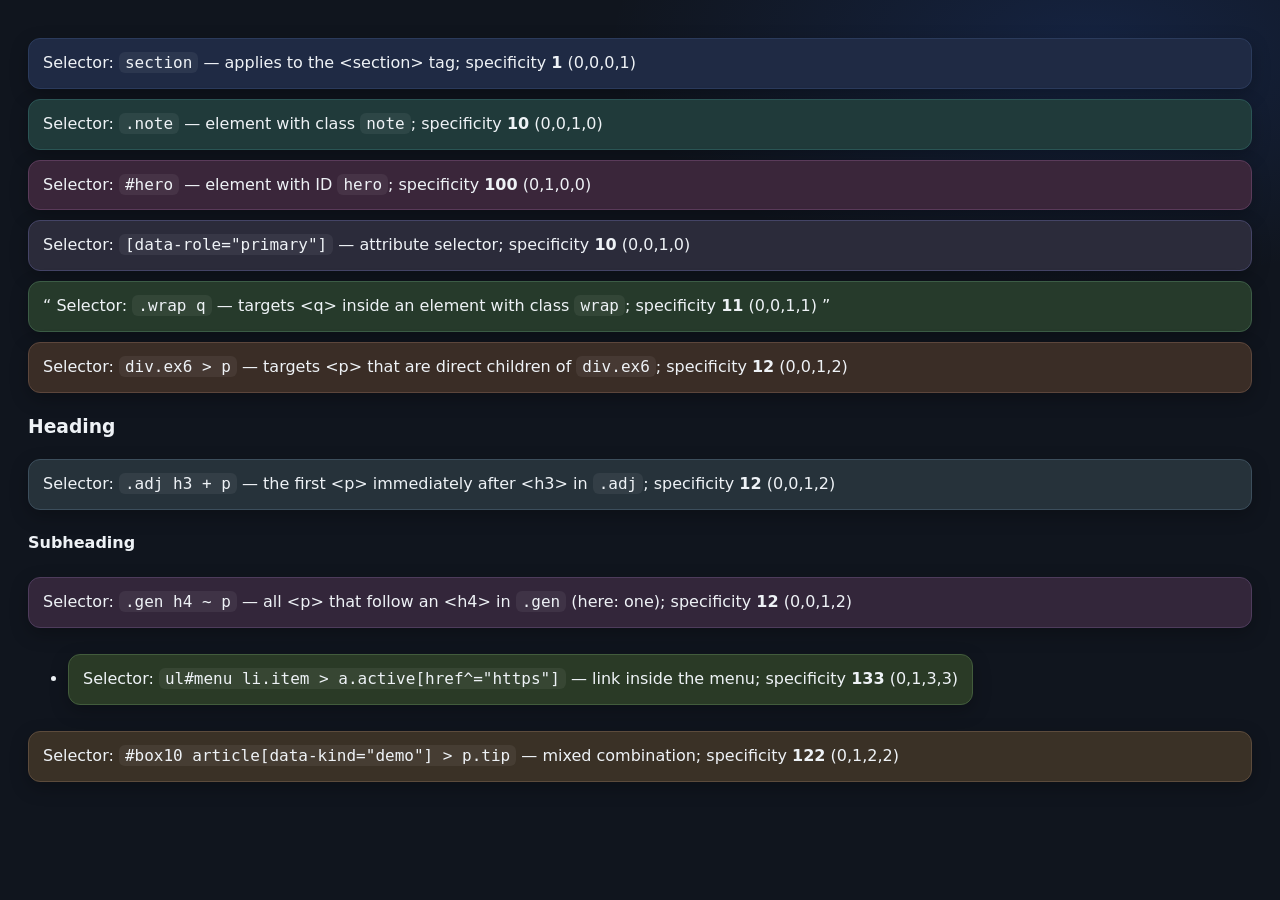
<file: index.html>
<!DOCTYPE html>
<html lang="en">
<head>
    <meta charset="utf-8">
    <meta name="viewport" content="width=device-width, initial-scale=1">
    <title>CSS Selectors — Specificity Demo</title>
    <link rel="stylesheet" href="style.css">
</head>
<body>

<section aria-labelledby="sec-title">
    <h2 id="sec-title" class="sr-only">Section selector demo</h2>
    Selector: <code>section</code> — applies to the &lt;section&gt; tag; specificity
    <strong>1</strong> (0,0,0,1)
</section>

<div class="note">
    Selector: <code>.note</code> — element with class <code>note</code>;
    specificity <strong>10</strong> (0,0,1,0)
</div>

<div id="hero">
    Selector: <code>#hero</code> — element with ID <code>hero</code>;
    specificity <strong>100</strong> (0,1,0,0)
</div>

<div data-role="primary">
    Selector: <code>[data-role="primary"]</code> — attribute selector;
    specificity <strong>10</strong> (0,0,1,0)
</div>

<div class="wrap">
    <q>
        Selector: <code>.wrap q</code> — targets &lt;q&gt; inside an element with
        class <code>wrap</code>; specificity <strong>11</strong> (0,0,1,1)
    </q>
</div>

<div class="ex6">
    <p>
        Selector: <code>div.ex6 &gt; p</code> — targets &lt;p&gt; that are direct
        children of <code>div.ex6</code>; specificity <strong>12</strong> (0,0,1,2)
    </p>
</div>

<div class="adj">
    <h3>Heading</h3>
    <p>
        Selector: <code>.adj h3 + p</code> — the first &lt;p&gt; immediately after
        &lt;h3&gt; in <code>.adj</code>; specificity <strong>12</strong> (0,0,1,2)
    </p>
</div>

<div class="gen">
    <h4>Subheading</h4>
    <p>
        Selector: <code>.gen h4 ~ p</code> — all &lt;p&gt; that follow an
        &lt;h4&gt; in <code>.gen</code> (here: one); specificity
        <strong>12</strong> (0,0,1,2)
    </p>
</div>

<ul id="menu">
    <li class="item">
        <a class="active" href="https://github.com/MayaEnjoyer/Portfolio_site">
            Selector: <code>ul#menu li.item &gt; a.active[href^="https"]</code> —
            link inside the menu; specificity <strong>133</strong> (0,1,3,3)
        </a>
    </li>
</ul>

<div id="box10">
    <article data-kind="demo" aria-labelledby="art-title">
        <h2 id="art-title" class="sr-only">Article selector demo</h2>
        <p class="tip">
            Selector: <code>#box10 article[data-kind="demo"] &gt; p.tip</code> —
            mixed combination; specificity <strong>122</strong> (0,1,2,2)
        </p>
    </article>
</div>

</body>
</html>
</file>
<file: style.css>
* { box-sizing: border-box; }
html, body { height: 100%; }

body{
    margin: 0;
    padding: clamp(16px, 3vw, 28px);
    font: 16px/1.55 system-ui, -apple-system, "Segoe UI", Roboto, Arial, sans-serif;
    color: #eef2f6;
    background:
            radial-gradient(800px 400px at 85% 5%, rgba(47,108,246,.16), transparent 60%),
            #10151e;
}

.sr-only{
    position:absolute !important;
    width:1px; height:1px;
    padding:0; margin:-1px; border:0;
    overflow:hidden; clip:rect(0 0 0 0); clip-path: inset(50%);
    white-space:nowrap;
}

section,
.note,
#hero,
[data-role="primary"],
.wrap q,
div.ex6 > p,
.adj h3 + p,
.gen h4 ~ p,
ul#menu li.item > a.active[href^="https"],
#box10 article[data-kind="demo"] > p.tip{
    display: block;
    padding: 12px 14px;
    margin: 10px 0;
    border: 1px solid rgba(36,48,66,.85);
    border-radius: 12px;
    box-shadow: 0 6px 18px rgba(0,0,0,.25);
}

section{
    background:#1f2a44;
    border-color:#2b3b5c;
}
.note{
    background:#203a3a;
    border-color:#2b5555;
}
#hero{
    background:#3a263a;
    border-color:#5a3b5a;
}
[data-role="primary"]{
    background:#2b2b3a;
    border-color:#444466;
}
.wrap q{
    display:block;
    background:#263a2b;
    border-color:#3c5c46;
}
div.ex6 > p{
    background:#3a2d26;
    border-color:#5c463c;
}
.adj h3 + p{
    background:#26323a;
    border-color:#3c4e5c;
}
.gen h4 ~ p{
    background:#33263a;
    border-color:#4e3c5c;
}
ul#menu li.item > a.active[href^="https"]{
    display:inline-block;
    color:#eef2f6;
    text-decoration:none;
    background:#2a3a26;
    border-color:#425c3c;
}
#box10 article[data-kind="demo"] > p.tip{
    background:#3a3126;
    border-color:#5c4b3c;
}

code{
    background: rgba(255,255,255,.06);
    padding: 1px 6px;
    border-radius: 6px;
}
strong{ font-weight: 800; }

a:focus-visible{
    outline: 2px dashed #2f6cf6;
    outline-offset: 2px;
    border-radius: 6px;
}
</file>
